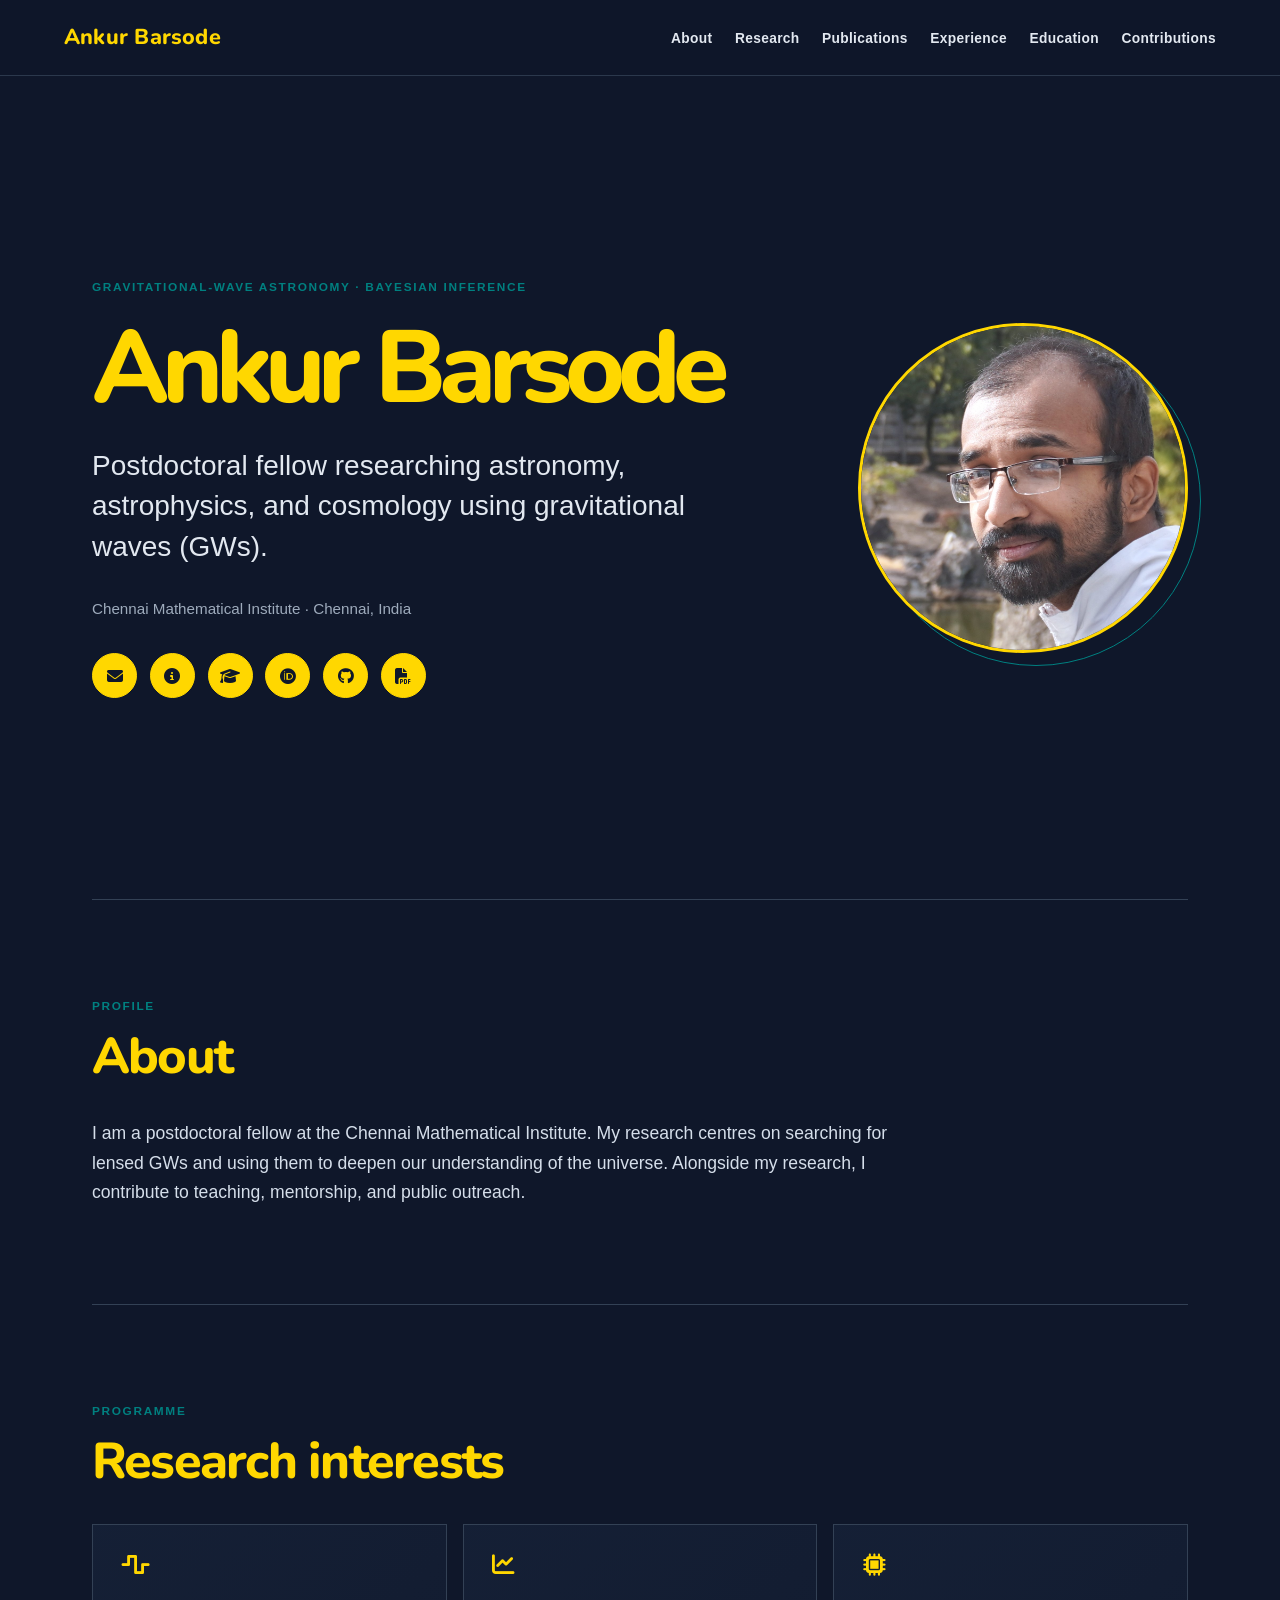
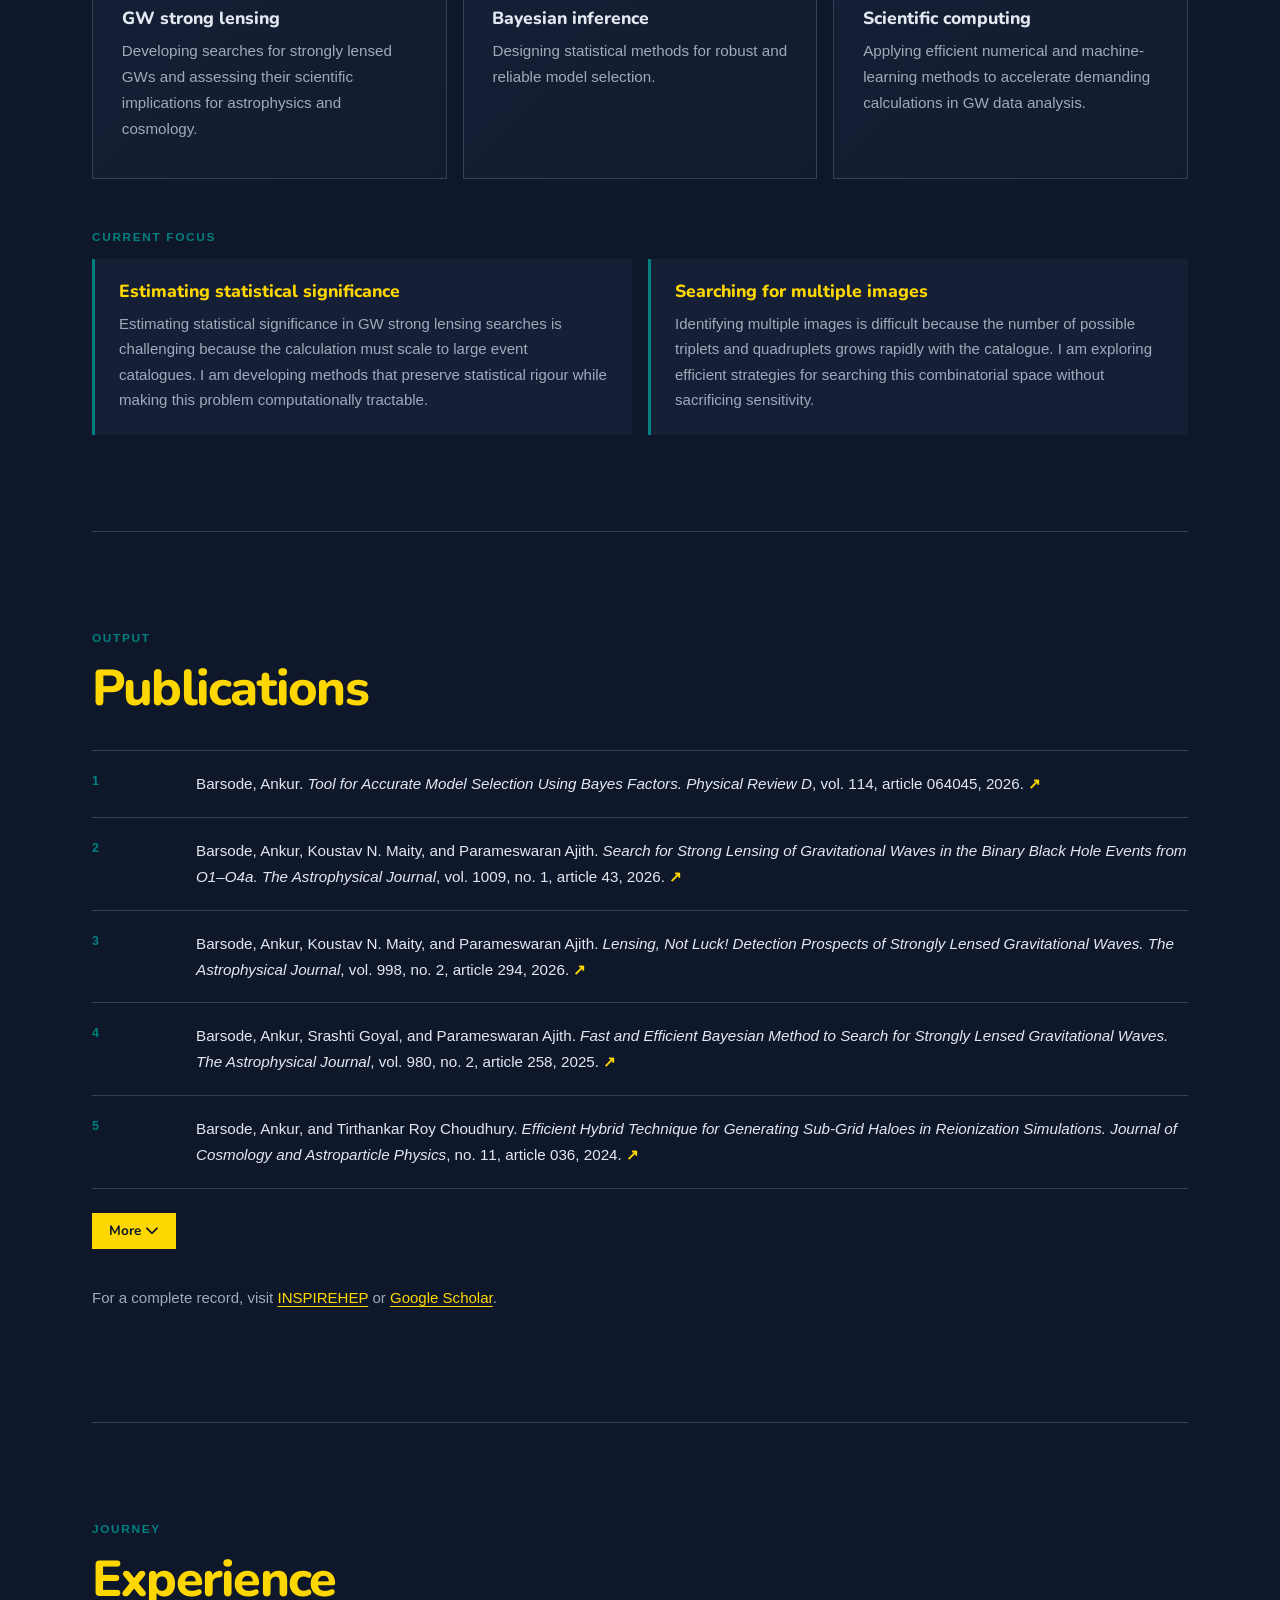
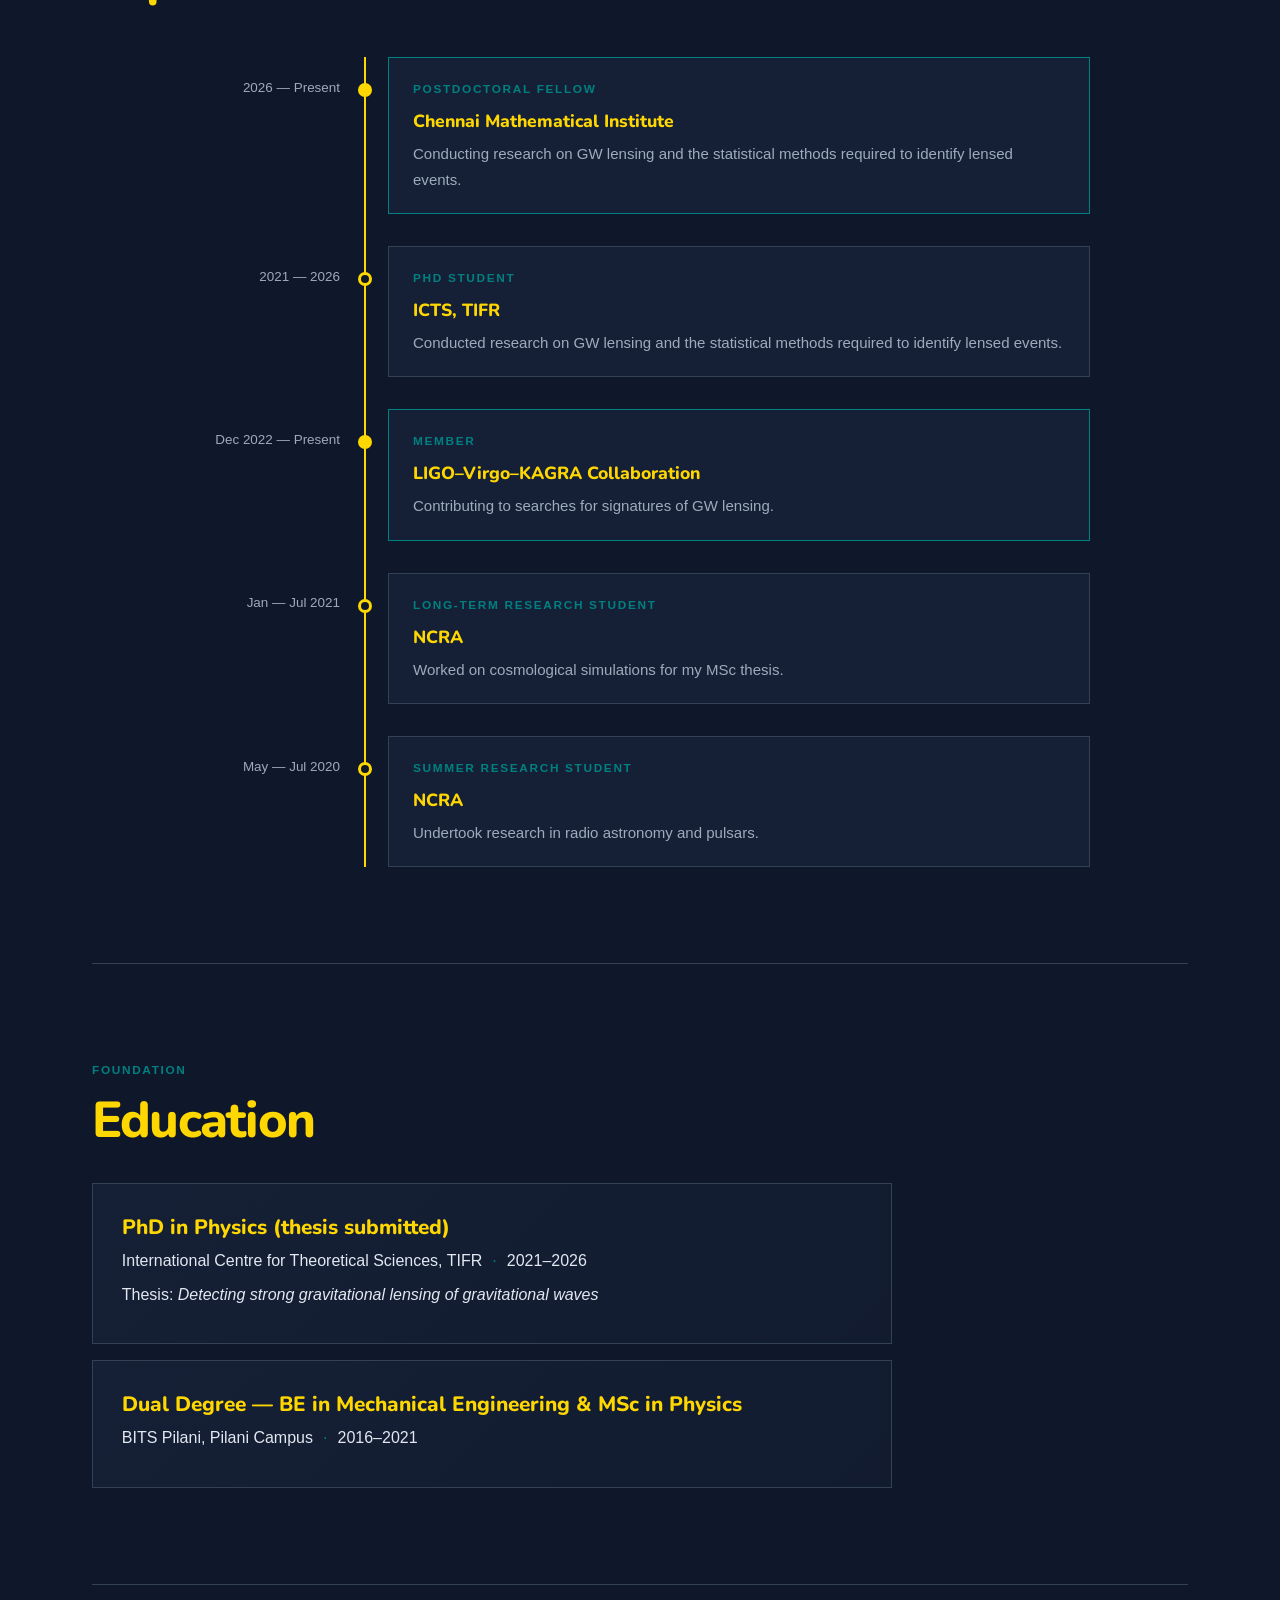
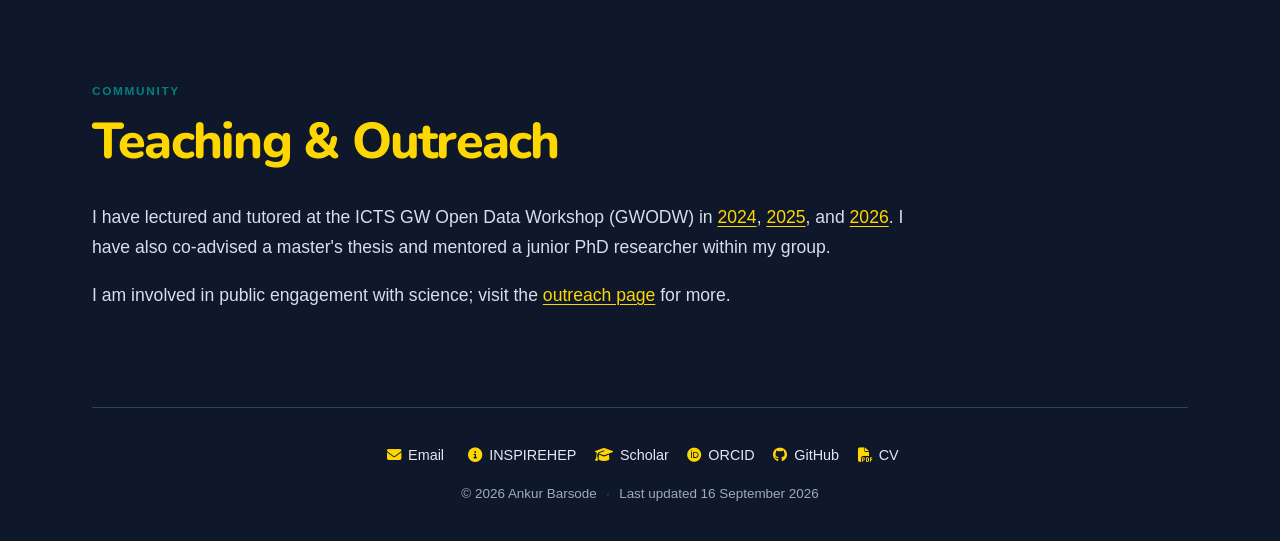
<file: index.html>
<!DOCTYPE html>
<html lang="en">
<head>
    <meta charset="UTF-8">
    <meta name="viewport" content="width=device-width, initial-scale=1.0">
    <meta name="description" content="Ankur Barsode — researcher in GW astronomy, lensing, and Bayesian inference.">
    <title>Ankur Barsode | GW Astronomer</title>
    <link rel="preconnect" href="https://cdnjs.cloudflare.com">
    <link rel="preconnect" href="https://fonts.googleapis.com">
    <link rel="preconnect" href="https://fonts.gstatic.com" crossorigin>
    <link href="https://fonts.googleapis.com/css2?family=Nunito:wght@700;800&amp;display=swap" rel="stylesheet">
    <link rel="stylesheet" href="style.css">
    <link rel="stylesheet" href="https://cdnjs.cloudflare.com/ajax/libs/font-awesome/6.4.0/css/all.min.css">
</head>
<body>
    <a class="skip-link" href="#main-content">Skip to content</a>
    <button id="top-btn" onclick="topFunction()" title="Back to top" aria-label="Back to top"><i class="fas fa-arrow-up"></i></button>

    <header>
        <a href="#home" class="wordmark">Ankur Barsode</a>
        <button class="menu-toggle" type="button" onclick="toggleMenu()" aria-label="Toggle navigation" aria-expanded="false" aria-controls="nav-links">
            <span></span><span></span><span></span>
        </button>
        <nav aria-label="Primary navigation">
            <ul id="nav-links">
                <li><a href="#about" onclick="closeMenu()">About</a></li>
                <li><a href="#research" onclick="closeMenu()">Research</a></li>
                <li><a href="#publications" onclick="closeMenu()">Publications</a></li>
                <li><a href="#experience" onclick="closeMenu()">Experience</a></li>
                <li><a href="#education" onclick="closeMenu()">Education</a></li>
                <li><a href="#contributions" onclick="closeMenu()">Contributions</a></li>
            </ul>
        </nav>
    </header>

    <main id="main-content">
        <section id="home" class="intro" aria-labelledby="intro-title">
            <div class="intro-copy">
                <p class="eyebrow">Gravitational-wave astronomy · Bayesian inference</p>
                <h1 id="intro-title">Ankur Barsode</h1>
                <p class="intro-lede">Postdoctoral fellow researching astronomy, astrophysics, and cosmology using gravitational waves (GWs).</p>
                <p class="intro-affiliation">Chennai Mathematical Institute · Chennai, India</p>
                <div class="social-links" aria-label="Professional links">
                    <span id="email-icon"><a href="#" title="Email" aria-label="Email"><i class="fas fa-envelope"></i></a></span>
                    <a href="https://inspirehep.net/authors/3081663" title="INSPIREHEP" aria-label="INSPIREHEP" target="_blank" rel="noopener noreferrer"><i class="fas fa-circle-info"></i></a>
                    <a href="https://scholar.google.com/citations?user=HiMMiqgAAAAJ&amp;hl=en" title="Google Scholar" aria-label="Google Scholar" target="_blank" rel="noopener noreferrer"><i class="fas fa-graduation-cap"></i></a>
                    <a href="https://orcid.org/0009-0002-3054-7237" title="ORCID" aria-label="ORCID" target="_blank" rel="noopener noreferrer"><i class="fab fa-orcid"></i></a>
                    <a href="https://github.com/anbarsode" title="GitHub" aria-label="GitHub" target="_blank" rel="noopener noreferrer"><i class="fab fa-github"></i></a>
                    <a href="cv.pdf" title="Curriculum vitae" aria-label="Curriculum vitae" target="_blank" rel="noopener noreferrer"><i class="fas fa-file-pdf"></i></a>
                </div>
            </div>
            <div class="intro-portrait"><img src="Ankur_Barsode.jpg" alt="Ankur Barsode" class="profile-pic"></div>
        </section>

        <section id="about" aria-labelledby="about-title">
            <p class="section-kicker">Profile</p><h2 id="about-title">About</h2>
            <div class="prose wide"><p>I am a postdoctoral fellow at the Chennai Mathematical Institute. My research centres on searching for lensed GWs and using them to deepen our understanding of the universe. Alongside my research, I contribute to teaching, mentorship, and public outreach.</p></div>
        </section>

        <section id="research" aria-labelledby="research-title">
            <p class="section-kicker">Programme</p><h2 id="research-title">Research interests</h2>
            <div class="research-grid">
                <article><i class="fas fa-wave-square" aria-hidden="true"></i><h3>GW strong lensing</h3><p>Developing searches for strongly lensed GWs and assessing their scientific implications for astrophysics and cosmology.</p></article>
                <article><i class="fas fa-chart-line" aria-hidden="true"></i><h3>Bayesian inference</h3><p>Designing statistical methods for robust and reliable model selection.</p></article>
                <article><i class="fas fa-microchip" aria-hidden="true"></i><h3>Scientific computing</h3><p>Applying efficient numerical and machine-learning methods to accelerate demanding calculations in GW data analysis.</p></article>
            </div>
            <div class="current-focus">
                <p class="section-kicker">Current focus</p>
                <div class="focus-grid">
                    <article><h3>Estimating statistical significance</h3><p>Estimating statistical significance in GW strong lensing searches is challenging because the calculation must scale to large event catalogues. I am developing methods that preserve statistical rigour while making this problem computationally tractable.</p></article>
                    <article><h3>Searching for multiple images</h3><p>Identifying multiple images is difficult because the number of possible triplets and quadruplets grows rapidly with the catalogue. I am exploring efficient strategies for searching this combinatorial space without sacrificing sensitivity.</p></article>
                </div>
            </div>
        </section>

        <section id="publications" aria-labelledby="publications-title">
            <p class="section-kicker">Output</p><h2 id="publications-title">Publications</h2>
            <ol class="publication-list" id="publication-list">
                <li><span>1</span><p>Barsode, Ankur. <em>Tool for Accurate Model Selection Using Bayes Factors.</em> <em>Physical Review D</em>, vol. 114, article 064045, 2026. <a href="https://doi.org/10.1103/wv11-h53b" target="_blank" rel="noopener noreferrer" aria-label="Open publication">↗</a></p></li>
                <li><span>2</span><p>Barsode, Ankur, Koustav N. Maity, and Parameswaran Ajith. <em>Search for Strong Lensing of Gravitational Waves in the Binary Black Hole Events from O1–O4a.</em> <em>The Astrophysical Journal</em>, vol. 1009, no. 1, article 43, 2026. <a href="https://doi.org/10.3847/1538-4357/ae9d69" target="_blank" rel="noopener noreferrer" aria-label="Open publication">↗</a></p></li>
                <li><span>3</span><p>Barsode, Ankur, Koustav N. Maity, and Parameswaran Ajith. <em>Lensing, Not Luck! Detection Prospects of Strongly Lensed Gravitational Waves.</em> <em>The Astrophysical Journal</em>, vol. 998, no. 2, article 294, 2026. <a href="https://doi.org/10.3847/1538-4357/ae38c1" target="_blank" rel="noopener noreferrer" aria-label="Open publication">↗</a></p></li>
                <li><span>4</span><p>Barsode, Ankur, Srashti Goyal, and Parameswaran Ajith. <em>Fast and Efficient Bayesian Method to Search for Strongly Lensed Gravitational Waves.</em> <em>The Astrophysical Journal</em>, vol. 980, no. 2, article 258, 2025. <a href="https://doi.org/10.3847/1538-4357/adae10" target="_blank" rel="noopener noreferrer" aria-label="Open publication">↗</a></p></li>
                <li><span>5</span><p>Barsode, Ankur, and Tirthankar Roy Choudhury. <em>Efficient Hybrid Technique for Generating Sub-Grid Haloes in Reionization Simulations.</em> <em>Journal of Cosmology and Astroparticle Physics</em>, no. 11, article 036, 2024. <a href="https://doi.org/10.1088/1475-7516/2024/11/036" target="_blank" rel="noopener noreferrer" aria-label="Open publication">↗</a></p></li>
                <li class="is-hidden"><span>6</span><p>Barsode, Ankur, S. J. Kapadia, and Parameswaran Ajith. <em>Constraints on Compact Dark Matter from the Nonobservation of Gravitational-Wave Strong Lensing.</em> <em>The Astrophysical Journal</em>, vol. 975, no. 1, article 48, 2024. <a href="https://doi.org/10.3847/1538-4357/ad77c4" target="_blank" rel="noopener noreferrer" aria-label="Open publication">↗</a></p></li>
                <li class="is-hidden"><span>7</span><p>Barsode, Ankur, and Aneesh A. M. <em>Bypassing Traditional Molecular Dynamics with Artificial Neural Networks.</em> <em>AIP Conference Proceedings</em>, 2023. <a href="https://doi.org/10.1063/5.0127801" target="_blank" rel="noopener noreferrer" aria-label="Open publication">↗</a></p></li>
                <li class="is-hidden"><span>8</span><p>Maity, Koustav N., Souvik Jana, Ankur Barsode, Tejaswi Venumadhav, and Parameswaran Ajith. <em>Probing Dark Matter with Strongly Lensed Binary Black Hole Mergers: Prospects in the Near Future.</em> <em>arXiv</em>, arXiv:2609.05020, 2026. <a href="https://arxiv.org/abs/2609.05020" target="_blank" rel="noopener noreferrer" aria-label="Open publication">↗</a></p></li>
                <li class="is-hidden"><span>9</span><p>Maity, Koustav N., Souvik Jana, Tejaswi Venumadhav, Ankur Barsode, and Parameswaran Ajith. <em>Strong Lensing Cosmography Using Binary-Black-Hole Mergers: Prospects for the Near Future.</em> <em>Physical Review D</em>, vol. 113, no. 10, article 103522, 2026. <a href="https://doi.org/10.1103/xq61-pqm6" target="_blank" rel="noopener noreferrer" aria-label="Open publication">↗</a></p></li>
                <li class="is-hidden"><span>10</span><p>Wright, Mick, et al. <em>LensingFlow: An Automated Workflow for Gravitational Wave Lensing Analyses.</em> <em>RAS Techniques and Instruments</em>, vol. 5, article rzag003, 2026. <a href="https://doi.org/10.1093/rasti/rzag003" target="_blank" rel="noopener noreferrer" aria-label="Open publication">↗</a></p></li>
                <li class="is-hidden"><span>11</span><p>The LIGO Scientific Collaboration, the Virgo Collaboration, and the KAGRA Collaboration. <em>GWTC-4.0: Searches for Gravitational-Wave Lensing Signatures.</em> <em>arXiv</em>, arXiv:2512.16347, 2025. <a href="https://arxiv.org/abs/2512.16347" target="_blank" rel="noopener noreferrer" aria-label="Open publication">↗</a></p></li>
            </ol>
            <button class="more-publications" id="more-publications" type="button" aria-expanded="false" aria-controls="publication-list">More <i class="fas fa-chevron-down" aria-hidden="true"></i></button>
            <p class="section-note">For a complete record, visit <a href="https://inspirehep.net/authors/3081663" target="_blank" rel="noopener noreferrer">INSPIREHEP</a> or <a href="https://scholar.google.com/citations?user=HiMMiqgAAAAJ&amp;hl=en" target="_blank" rel="noopener noreferrer">Google Scholar</a>.</p>
        </section>

        <section id="experience" aria-labelledby="experience-title">
            <p class="section-kicker">Journey</p><h2 id="experience-title">Experience</h2>
            <div class="experience-timeline">
                <article class="timeline-entry current"><div class="timeline-date">2026 — Present</div><div class="timeline-card"><p class="role">Postdoctoral Fellow</p><h3>Chennai Mathematical Institute</h3><p>Conducting research on GW lensing and the statistical methods required to identify lensed events.</p></div></article>
                <article class="timeline-entry"><div class="timeline-date">2021 — 2026</div><div class="timeline-card"><p class="role">PhD Student</p><h3>ICTS, TIFR</h3><p>Conducted research on GW lensing and the statistical methods required to identify lensed events.</p></div></article>
                <article class="timeline-entry current"><div class="timeline-date">Dec 2022 — Present</div><div class="timeline-card"><p class="role">Member</p><h3>LIGO–Virgo–KAGRA Collaboration</h3><p>Contributing to searches for signatures of GW lensing.</p></div></article>
                <article class="timeline-entry"><div class="timeline-date">Jan — Jul 2021</div><div class="timeline-card"><p class="role">Long-term research student</p><h3>NCRA</h3><p>Worked on cosmological simulations for my MSc thesis.</p></div></article>
                <article class="timeline-entry"><div class="timeline-date">May — Jul 2020</div><div class="timeline-card"><p class="role">Summer research student</p><h3>NCRA</h3><p>Undertook research in radio astronomy and pulsars.</p></div></article>
            </div>
        </section>

        <section id="education" aria-labelledby="education-title"><p class="section-kicker">Foundation</p><h2 id="education-title">Education</h2><div class="education-card"><p class="degree">PhD in Physics (thesis submitted)</p><p>International Centre for Theoretical Sciences, TIFR <span>·</span> 2021–2026</p><p>Thesis: <em>Detecting strong gravitational lensing of gravitational waves</em></p></div><div class="education-card"><p class="degree">Dual Degree — BE in Mechanical Engineering &amp; MSc in Physics</p><p>BITS Pilani, Pilani Campus <span>·</span> 2016–2021</p></div></section>

        <section id="contributions" aria-labelledby="contributions-title"><p class="section-kicker">Community</p><h2 id="contributions-title">Teaching &amp; Outreach</h2><div class="prose wide"><p>I have lectured and tutored at the ICTS GW Open Data Workshop (GWODW) in <a href="https://www.icts.res.in/discussion-meeting/gwodw2024" target="_blank" rel="noopener noreferrer">2024</a>, <a href="https://www.icts.res.in/discussion-meeting/gwodw25" target="_blank" rel="noopener noreferrer">2025</a>, and <a href="https://www.icts.res.in/discussion-meeting/GWODW2026" target="_blank" rel="noopener noreferrer">2026</a>. I have also co-advised a master's thesis and mentored a junior PhD researcher within my group.</p><p>I am involved in public engagement with science; visit the <a href="outreach.html">outreach page</a> for more.</p></div></section>
    </main>
    <footer>
        <div class="footer-links" aria-label="Professional links">
            <span id="footer-email"><a href="#"><i class="fas fa-envelope" aria-hidden="true"></i> Email</a></span>
            <a href="https://inspirehep.net/authors/3081663" target="_blank" rel="noopener noreferrer"><i class="fas fa-circle-info" aria-hidden="true"></i> INSPIREHEP</a>
            <a href="https://scholar.google.com/citations?user=HiMMiqgAAAAJ&amp;hl=en" target="_blank" rel="noopener noreferrer"><i class="fas fa-graduation-cap" aria-hidden="true"></i> Scholar</a>
            <a href="https://orcid.org/0009-0002-3054-7237" target="_blank" rel="noopener noreferrer"><i class="fab fa-orcid" aria-hidden="true"></i> ORCID</a>
            <a href="https://github.com/anbarsode" target="_blank" rel="noopener noreferrer"><i class="fab fa-github" aria-hidden="true"></i> GitHub</a>
            <a href="cv.pdf" target="_blank" rel="noopener noreferrer"><i class="fas fa-file-pdf" aria-hidden="true"></i> CV</a>
        </div>
        <p>© 2026 Ankur Barsode <span>·</span> Last updated 16 September 2026</p>
    </footer>
    <script>
        const user = "abarsode", domain = "cmi.ac.in";
        document.getElementById("email-icon").innerHTML = `<a href="mailto:${user}@${domain}" title="Email" aria-label="Email"><i class="fas fa-envelope"></i></a>`;
        document.getElementById("footer-email").innerHTML = `<a href="mailto:${user}@${domain}"><i class="fas fa-envelope" aria-hidden="true"></i> Email</a>`;
        function toggleMenu() { const nav = document.getElementById("nav-links"), button = document.querySelector(".menu-toggle"); nav.classList.toggle("active"); button.setAttribute("aria-expanded", nav.classList.contains("active")); }
        function closeMenu() { const nav = document.getElementById("nav-links"), button = document.querySelector(".menu-toggle"); nav.classList.remove("active"); button.setAttribute("aria-expanded", "false"); }
        const mybutton = document.getElementById("top-btn");
        window.addEventListener("scroll", () => { mybutton.classList.toggle("visible", window.scrollY > 500); });
        function topFunction() { window.scrollTo({ top: 0, behavior: "smooth" }); }
        const publicationList = document.getElementById("publication-list"), morePublications = document.getElementById("more-publications");
        morePublications.addEventListener("click", () => { const expanded = publicationList.classList.toggle("expanded"); morePublications.setAttribute("aria-expanded", expanded); morePublications.innerHTML = expanded ? 'Less <i class="fas fa-chevron-up" aria-hidden="true"></i>' : 'More <i class="fas fa-chevron-down" aria-hidden="true"></i>'; });
    </script>
</body>
</html>
</file>
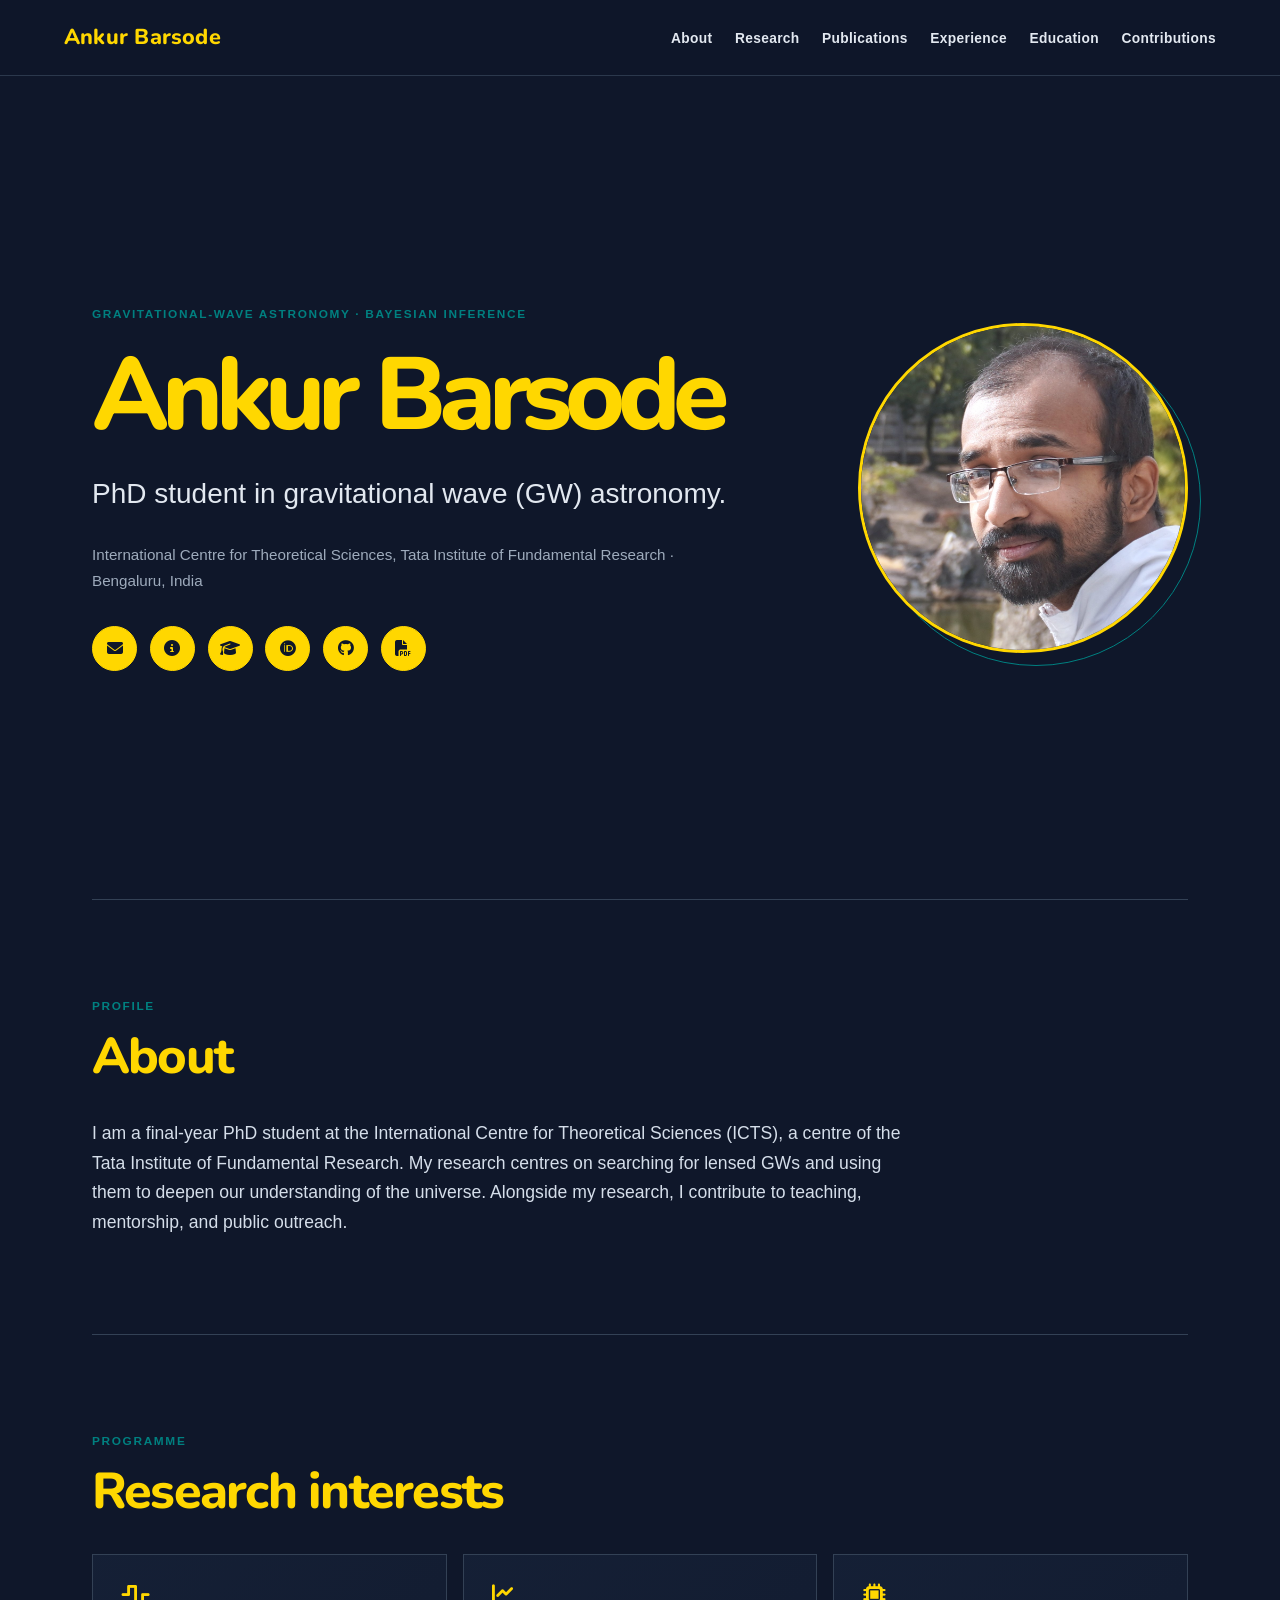
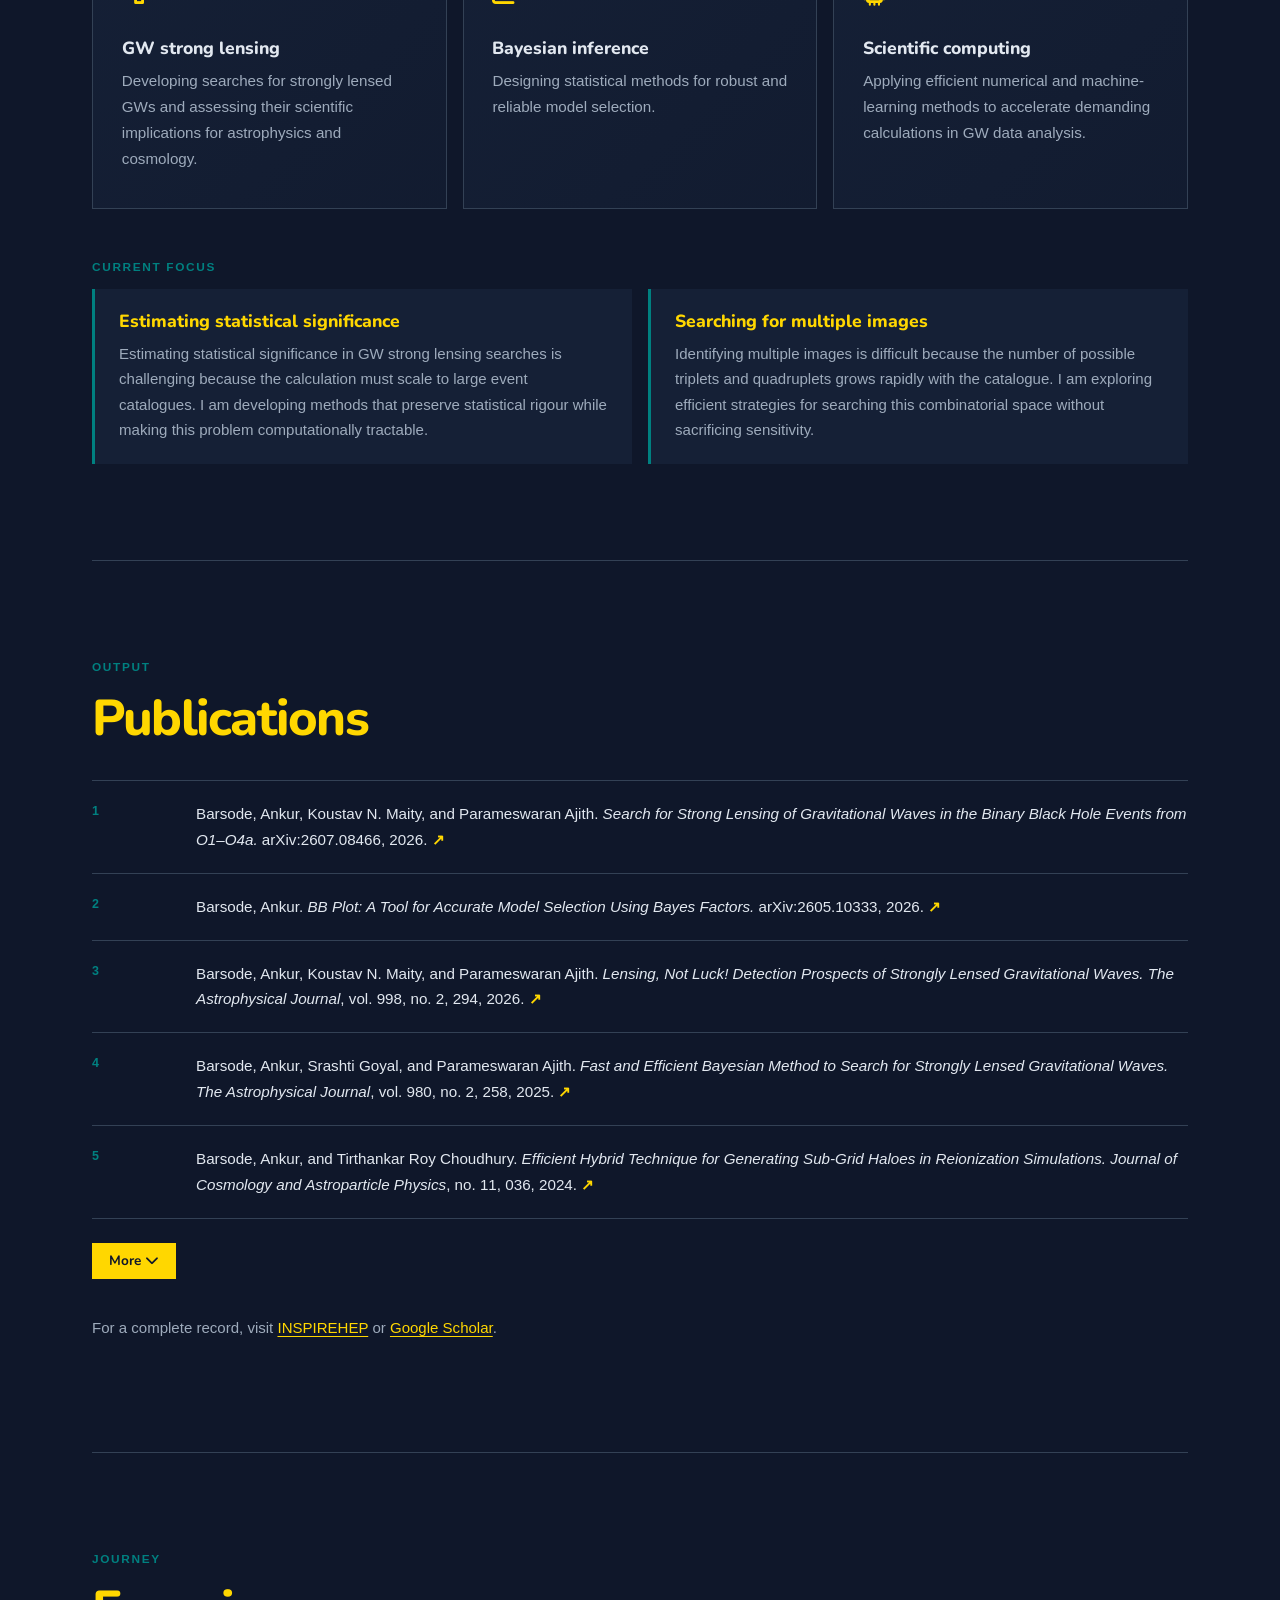
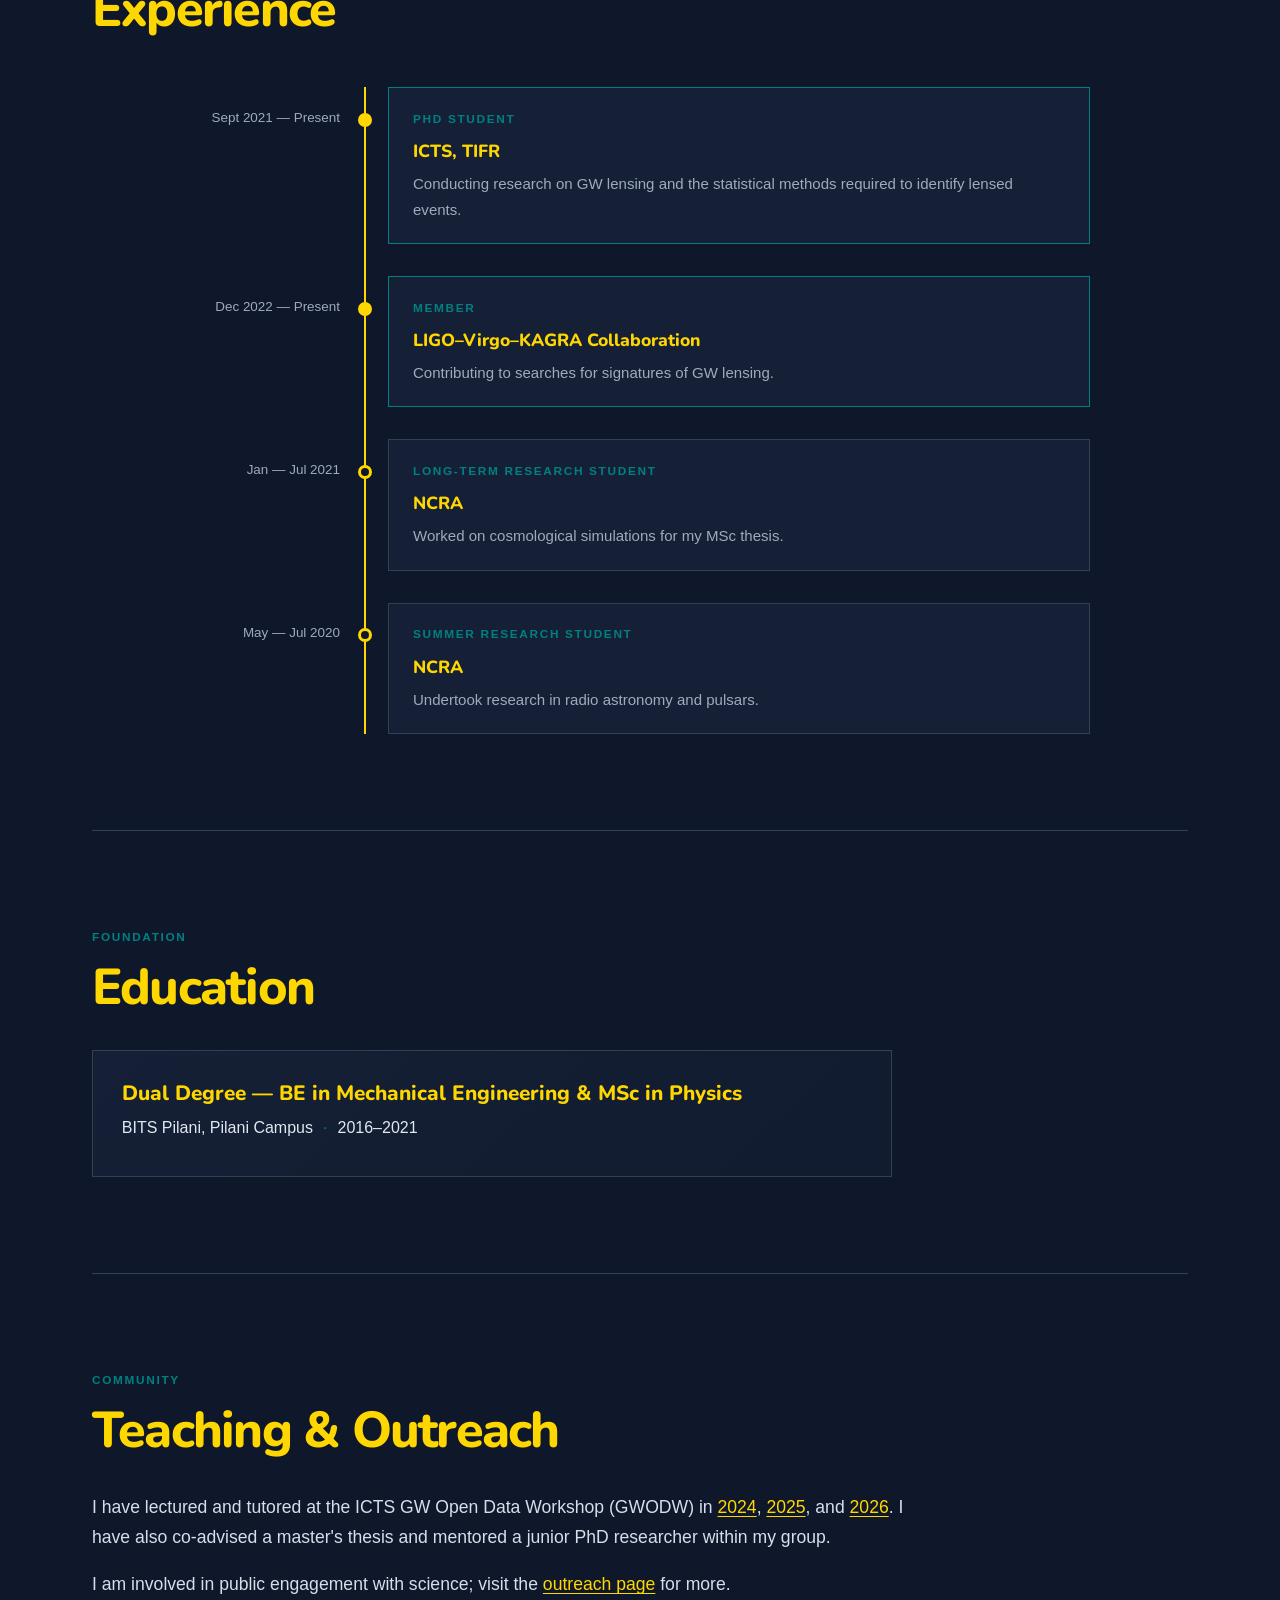
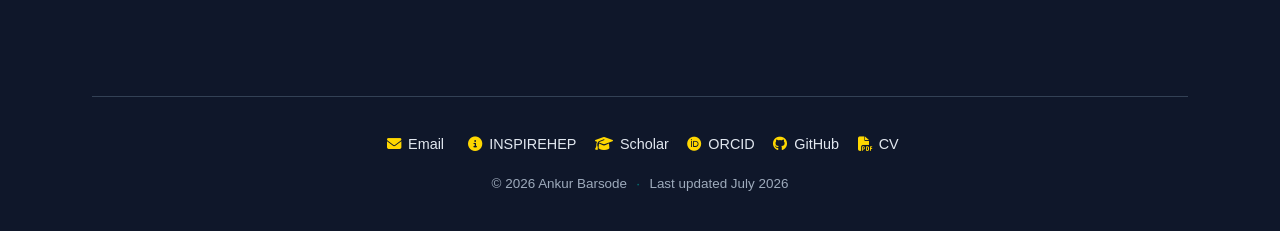
<file: AnkurBarsode.html>
<!DOCTYPE html>
<html lang="en">
<head>
    <meta charset="UTF-8">
    <meta name="viewport" content="width=device-width, initial-scale=1.0">
    <meta name="description" content="Ankur Barsode — researcher in gravitational-wave astronomy, lensing, and Bayesian inference.">
    <title>Ankur Barsode | Gravitational-Wave Astronomer</title>
    <link rel="preconnect" href="https://cdnjs.cloudflare.com">
    <link rel="preconnect" href="https://fonts.googleapis.com">
    <link rel="preconnect" href="https://fonts.gstatic.com" crossorigin>
    <link href="https://fonts.googleapis.com/css2?family=Nunito:wght@700;800&amp;display=swap" rel="stylesheet">
    <link rel="stylesheet" href="style.css">
    <link rel="stylesheet" href="https://cdnjs.cloudflare.com/ajax/libs/font-awesome/6.4.0/css/all.min.css">
</head>
<body>
    <a class="skip-link" href="#main-content">Skip to content</a>
    <button id="top-btn" onclick="topFunction()" title="Back to top" aria-label="Back to top"><i class="fas fa-arrow-up"></i></button>

    <header>
        <a href="#home" class="wordmark">Ankur Barsode</a>
        <button class="menu-toggle" type="button" onclick="toggleMenu()" aria-label="Toggle navigation" aria-expanded="false" aria-controls="nav-links">
            <span></span><span></span><span></span>
        </button>
        <nav aria-label="Primary navigation">
            <ul id="nav-links">
                <li><a href="#about" onclick="closeMenu()">About</a></li>
                <li><a href="#research" onclick="closeMenu()">Research</a></li>
                <li><a href="#publications" onclick="closeMenu()">Publications</a></li>
                <li><a href="#experience" onclick="closeMenu()">Experience</a></li>
                <li><a href="#education" onclick="closeMenu()">Education</a></li>
                <li><a href="#contributions" onclick="closeMenu()">Contributions</a></li>
            </ul>
        </nav>
    </header>

    <main id="main-content">
        <section id="home" class="intro" aria-labelledby="intro-title">
            <div class="intro-copy">
                <p class="eyebrow">Gravitational-wave astronomy · Bayesian inference</p>
                <h1 id="intro-title">Ankur Barsode</h1>
                <p class="intro-lede">PhD student in gravitational wave (GW) astronomy.</p>
                <p class="intro-affiliation">International Centre for Theoretical Sciences, Tata Institute of Fundamental Research · Bengaluru, India</p>
                <div class="social-links" aria-label="Professional links">
                    <span id="email-icon"><a href="#" title="Email" aria-label="Email"><i class="fas fa-envelope"></i></a></span>
                    <a href="https://inspirehep.net/authors/3081663" title="INSPIREHEP" aria-label="INSPIREHEP" target="_blank" rel="noopener noreferrer"><i class="fas fa-circle-info"></i></a>
                    <a href="https://scholar.google.com/citations?user=HiMMiqgAAAAJ&amp;hl=en" title="Google Scholar" aria-label="Google Scholar" target="_blank" rel="noopener noreferrer"><i class="fas fa-graduation-cap"></i></a>
                    <a href="https://orcid.org/0009-0002-3054-7237" title="ORCID" aria-label="ORCID" target="_blank" rel="noopener noreferrer"><i class="fab fa-orcid"></i></a>
                    <a href="https://github.com/anbarsode" title="GitHub" aria-label="GitHub" target="_blank" rel="noopener noreferrer"><i class="fab fa-github"></i></a>
                    <a href="cv.pdf" title="Curriculum vitae" aria-label="Curriculum vitae" target="_blank" rel="noopener noreferrer"><i class="fas fa-file-pdf"></i></a>
                </div>
            </div>
            <div class="intro-portrait"><img src="Ankur_Barsode.jpg" alt="Ankur Barsode" class="profile-pic"></div>
        </section>

        <section id="about" aria-labelledby="about-title">
            <p class="section-kicker">Profile</p><h2 id="about-title">About</h2>
            <div class="prose wide"><p>I am a final-year PhD student at the International Centre for Theoretical Sciences (ICTS), a centre of the Tata Institute of Fundamental Research. My research centres on searching for lensed GWs and using them to deepen our understanding of the universe. Alongside my research, I contribute to teaching, mentorship, and public outreach.</p></div>
        </section>

        <section id="research" aria-labelledby="research-title">
            <p class="section-kicker">Programme</p><h2 id="research-title">Research interests</h2>
            <div class="research-grid">
                <article><i class="fas fa-wave-square" aria-hidden="true"></i><h3>GW strong lensing</h3><p>Developing searches for strongly lensed GWs and assessing their scientific implications for astrophysics and cosmology.</p></article>
                <article><i class="fas fa-chart-line" aria-hidden="true"></i><h3>Bayesian inference</h3><p>Designing statistical methods for robust and reliable model selection.</p></article>
                <article><i class="fas fa-microchip" aria-hidden="true"></i><h3>Scientific computing</h3><p>Applying efficient numerical and machine-learning methods to accelerate demanding calculations in GW data analysis.</p></article>
            </div>
            <div class="current-focus">
                <p class="section-kicker">Current focus</p>
                <div class="focus-grid">
                    <article><h3>Estimating statistical significance</h3><p>Estimating statistical significance in GW strong lensing searches is challenging because the calculation must scale to large event catalogues. I am developing methods that preserve statistical rigour while making this problem computationally tractable.</p></article>
                    <article><h3>Searching for multiple images</h3><p>Identifying multiple images is difficult because the number of possible triplets and quadruplets grows rapidly with the catalogue. I am exploring efficient strategies for searching this combinatorial space without sacrificing sensitivity.</p></article>
                </div>
            </div>
        </section>

        <section id="publications" aria-labelledby="publications-title">
            <p class="section-kicker">Output</p><h2 id="publications-title">Publications</h2>
            <ol class="publication-list" id="publication-list">
                <li><span>1</span><p>Barsode, Ankur, Koustav N. Maity, and Parameswaran Ajith. <em>Search for Strong Lensing of Gravitational Waves in the Binary Black Hole Events from O1–O4a.</em> arXiv:2607.08466, 2026. <a href="https://arxiv.org/abs/2607.08466" target="_blank" rel="noopener noreferrer" aria-label="Open publication">↗</a></p></li>
                <li><span>2</span><p>Barsode, Ankur. <em>BB Plot: A Tool for Accurate Model Selection Using Bayes Factors.</em> arXiv:2605.10333, 2026. <a href="https://arxiv.org/abs/2605.10333" target="_blank" rel="noopener noreferrer" aria-label="Open publication">↗</a></p></li>
                <li><span>3</span><p>Barsode, Ankur, Koustav N. Maity, and Parameswaran Ajith. <em>Lensing, Not Luck! Detection Prospects of Strongly Lensed Gravitational Waves.</em> <em>The Astrophysical Journal</em>, vol. 998, no. 2, 294, 2026. <a href="https://doi.org/10.3847/1538-4357/ae38c1" target="_blank" rel="noopener noreferrer" aria-label="Open publication">↗</a></p></li>
                <li><span>4</span><p>Barsode, Ankur, Srashti Goyal, and Parameswaran Ajith. <em>Fast and Efficient Bayesian Method to Search for Strongly Lensed Gravitational Waves.</em> <em>The Astrophysical Journal</em>, vol. 980, no. 2, 258, 2025. <a href="https://doi.org/10.3847/1538-4357/adae10" target="_blank" rel="noopener noreferrer" aria-label="Open publication">↗</a></p></li>
                <li><span>5</span><p>Barsode, Ankur, and Tirthankar Roy Choudhury. <em>Efficient Hybrid Technique for Generating Sub-Grid Haloes in Reionization Simulations.</em> <em>Journal of Cosmology and Astroparticle Physics</em>, no. 11, 036, 2024. <a href="https://doi.org/10.1088/1475-7516/2024/11/036" target="_blank" rel="noopener noreferrer" aria-label="Open publication">↗</a></p></li>
                <li class="is-hidden"><span>6</span><p>Barsode, Ankur, S. J. Kapadia, and Parameswaran Ajith. <em>Constraints on Compact Dark Matter from the Nonobservation of Gravitational-Wave Strong Lensing.</em> <em>The Astrophysical Journal</em>, vol. 975, no. 1, 48, 2024. <a href="https://doi.org/10.3847/1538-4357/ad77c4" target="_blank" rel="noopener noreferrer" aria-label="Open publication">↗</a></p></li>
                <li class="is-hidden"><span>7</span><p>Barsode, Ankur, and Aneesh A. M. <em>Bypassing Traditional Molecular Dynamics with Artificial Neural Networks.</em> <em>AIP Conference Proceedings</em>, 2023. <a href="https://doi.org/10.1063/5.0127801" target="_blank" rel="noopener noreferrer" aria-label="Open publication">↗</a></p></li>
                <li class="is-hidden"><span>8</span><p>Maity, Koustav N., et al. <em>Strong Lensing Cosmography Using Binary-Black-Hole Mergers: Prospects for the Near Future.</em> <em>Physical Review D</em>, vol. 113, 103522, 2026. <a href="https://doi.org/10.1103/xq61-pqm6" target="_blank" rel="noopener noreferrer" aria-label="Open publication">↗</a></p></li>
                <li class="is-hidden"><span>9</span><p>Wright, Mick, et al. <em>LensingFlow: An Automated Workflow for Gravitational Wave Lensing Analyses.</em> <em>RAS Techniques and Instruments</em>, 2026. <a href="https://arxiv.org/abs/2507.20256" target="_blank" rel="noopener noreferrer" aria-label="Open publication">↗</a></p></li>
                <li class="is-hidden"><span>10</span><p>LIGO Scientific, Virgo, and KAGRA Collaborations. <em>GWTC-4.0: Searches for Gravitational-Wave Lensing Signatures.</em> arXiv:2512.16347, 2025. <a href="https://arxiv.org/abs/2512.16347" target="_blank" rel="noopener noreferrer" aria-label="Open publication">↗</a></p></li>
            </ol>
            <button class="more-publications" id="more-publications" type="button" aria-expanded="false" aria-controls="publication-list">More <i class="fas fa-chevron-down" aria-hidden="true"></i></button>
            <p class="section-note">For a complete record, visit <a href="https://inspirehep.net/authors/3081663" target="_blank" rel="noopener noreferrer">INSPIREHEP</a> or <a href="https://scholar.google.com/citations?user=HiMMiqgAAAAJ&amp;hl=en" target="_blank" rel="noopener noreferrer">Google Scholar</a>.</p>
        </section>

        <section id="experience" aria-labelledby="experience-title">
            <p class="section-kicker">Journey</p><h2 id="experience-title">Experience</h2>
            <div class="experience-timeline">
                <article class="timeline-entry current"><div class="timeline-date">Sept 2021 — Present</div><div class="timeline-card"><p class="role">PhD Student</p><h3>ICTS, TIFR</h3><p>Conducting research on GW lensing and the statistical methods required to identify lensed events.</p></div></article>
                <article class="timeline-entry current"><div class="timeline-date">Dec 2022 — Present</div><div class="timeline-card"><p class="role">Member</p><h3>LIGO–Virgo–KAGRA Collaboration</h3><p>Contributing to searches for signatures of GW lensing.</p></div></article>
                <article class="timeline-entry"><div class="timeline-date">Jan — Jul 2021</div><div class="timeline-card"><p class="role">Long-term research student</p><h3>NCRA</h3><p>Worked on cosmological simulations for my MSc thesis.</p></div></article>
                <article class="timeline-entry"><div class="timeline-date">May — Jul 2020</div><div class="timeline-card"><p class="role">Summer research student</p><h3>NCRA</h3><p>Undertook research in radio astronomy and pulsars.</p></div></article>
            </div>
        </section>

        <section id="education" aria-labelledby="education-title"><p class="section-kicker">Foundation</p><h2 id="education-title">Education</h2><div class="education-card"><p class="degree">Dual Degree — BE in Mechanical Engineering &amp; MSc in Physics</p><p>BITS Pilani, Pilani Campus <span>·</span> 2016–2021</p></div></section>

        <section id="contributions" aria-labelledby="contributions-title"><p class="section-kicker">Community</p><h2 id="contributions-title">Teaching &amp; Outreach</h2><div class="prose wide"><p>I have lectured and tutored at the ICTS GW Open Data Workshop (GWODW) in <a href="https://www.icts.res.in/discussion-meeting/gwodw2024" target="_blank" rel="noopener noreferrer">2024</a>, <a href="https://www.icts.res.in/discussion-meeting/gwodw25" target="_blank" rel="noopener noreferrer">2025</a>, and <a href="https://www.icts.res.in/discussion-meeting/GWODW2026" target="_blank" rel="noopener noreferrer">2026</a>. I have also co-advised a master's thesis and mentored a junior PhD researcher within my group.</p><p>I am involved in public engagement with science; visit the <a href="outreach.html">outreach page</a> for more.</p></div></section>
    </main>
    <footer>
        <div class="footer-links" aria-label="Professional links">
            <span id="footer-email"><a href="#"><i class="fas fa-envelope" aria-hidden="true"></i> Email</a></span>
            <a href="https://inspirehep.net/authors/3081663" target="_blank" rel="noopener noreferrer"><i class="fas fa-circle-info" aria-hidden="true"></i> INSPIREHEP</a>
            <a href="https://scholar.google.com/citations?user=HiMMiqgAAAAJ&amp;hl=en" target="_blank" rel="noopener noreferrer"><i class="fas fa-graduation-cap" aria-hidden="true"></i> Scholar</a>
            <a href="https://orcid.org/0009-0002-3054-7237" target="_blank" rel="noopener noreferrer"><i class="fab fa-orcid" aria-hidden="true"></i> ORCID</a>
            <a href="https://github.com/anbarsode" target="_blank" rel="noopener noreferrer"><i class="fab fa-github" aria-hidden="true"></i> GitHub</a>
            <a href="cv.pdf" target="_blank" rel="noopener noreferrer"><i class="fas fa-file-pdf" aria-hidden="true"></i> CV</a>
        </div>
        <p>© 2026 Ankur Barsode <span>·</span> Last updated July 2026</p>
    </footer>
    <script>
        const user = "ankur.barsode", domain = "icts.res.in";
        document.getElementById("email-icon").innerHTML = `<a href="mailto:${user}@${domain}" title="Email" aria-label="Email"><i class="fas fa-envelope"></i></a>`;
        document.getElementById("footer-email").innerHTML = `<a href="mailto:${user}@${domain}"><i class="fas fa-envelope" aria-hidden="true"></i> Email</a>`;
        function toggleMenu() { const nav = document.getElementById("nav-links"), button = document.querySelector(".menu-toggle"); nav.classList.toggle("active"); button.setAttribute("aria-expanded", nav.classList.contains("active")); }
        function closeMenu() { const nav = document.getElementById("nav-links"), button = document.querySelector(".menu-toggle"); nav.classList.remove("active"); button.setAttribute("aria-expanded", "false"); }
        const mybutton = document.getElementById("top-btn");
        window.addEventListener("scroll", () => { mybutton.classList.toggle("visible", window.scrollY > 500); });
        function topFunction() { window.scrollTo({ top: 0, behavior: "smooth" }); }
        const publicationList = document.getElementById("publication-list"), morePublications = document.getElementById("more-publications");
        morePublications.addEventListener("click", () => { const expanded = publicationList.classList.toggle("expanded"); morePublications.setAttribute("aria-expanded", expanded); morePublications.innerHTML = expanded ? 'Less <i class="fas fa-chevron-up" aria-hidden="true"></i>' : 'More <i class="fas fa-chevron-down" aria-hidden="true"></i>'; });
    </script>
</body>
</html>
</file>
<file: style.css>
:root { --bg-dark:#0f172a; --text-main:#e2e8f0; --accent-gold:#FFD700; --accent-teal:#008080; --border-color:#334155; --muted:#9eabbc; --panel:#152036; }
* { box-sizing:border-box; }
html { scroll-behavior:smooth; }
body { margin:0; background:var(--bg-dark); color:var(--text-main); font-family:Inter, "Lucida Sans", Verdana, sans-serif; line-height:1.7; }
a { color:var(--accent-gold); text-decoration-thickness:1px; text-underline-offset:3px; }
a:hover { color:#fff0a0; }
.skip-link { position:absolute; left:-999px; top:0; z-index:2000; background:var(--accent-gold); color:var(--bg-dark); padding:.6rem 1rem; font-weight:700; }.skip-link:focus { left:1rem; top:1rem; }
header { position:sticky; top:0; z-index:1000; height:76px; padding:0 max(5vw, 1.5rem); background:rgba(15,23,42,.94); backdrop-filter:blur(14px); border-bottom:1px solid rgba(51,65,85,.8); display:flex; align-items:center; justify-content:space-between; }
.wordmark { color:var(--accent-gold); font-family:Georgia, serif; font-size:1.35rem; font-weight:700; text-decoration:none; letter-spacing:.01em; }
nav ul { display:flex; gap:1.4rem; list-style:none; margin:0; padding:0; } nav a { color:var(--text-main); text-decoration:none; font-size:.86rem; font-weight:700; letter-spacing:.025em; } nav a:hover { color:var(--accent-gold); }
.menu-toggle { display:none; border:0; padding:.5rem; background:transparent; cursor:pointer; }.menu-toggle span { display:block; width:25px; height:2px; margin:5px; background:var(--accent-gold); }
main { max-width:1160px; margin:0 auto; padding:0 2rem; } section { padding:6rem 0; border-bottom:1px solid var(--border-color); scroll-margin-top:76px; }
h1,h2,h3,p { margin-top:0; } h1,h2,h3 { line-height:1.16; } h2 { color:var(--accent-gold); font-family:Georgia, serif; font-size:clamp(2rem,4vw,3.15rem); letter-spacing:-.035em; margin-bottom:2rem; } h3 { font-size:1.1rem; margin-bottom:.6rem; }
.section-kicker,.eyebrow,.role { color:var(--accent-teal); font-size:.74rem; font-weight:800; letter-spacing:.14em; text-transform:uppercase; margin-bottom:.75rem; }.section-note,.muted { color:var(--muted); font-size:.94rem; }
.profile-pic { display:block; width:min(29vw,330px); aspect-ratio:1; object-fit:cover; border-radius:50%; border:3px solid var(--accent-gold); }
.social-links { display:flex; flex-wrap:wrap; gap:.8rem; margin-top:2rem; }.social-links a { align-items:center; background:var(--accent-gold); border:1px solid var(--accent-gold); border-radius:50%; color:var(--bg-dark); display:flex; height:45px; justify-content:center; text-decoration:none; width:45px; }.social-links a:hover { background:var(--accent-teal); border-color:var(--accent-teal); color:var(--bg-dark); }
.prose { font-size:1.1rem; color:#d5deea; }.wide { max-width:830px; }.prose p:last-child { margin-bottom:0; }
.research-grid { display:grid; grid-template-columns:repeat(3,1fr); gap:1rem; }.research-grid article,.education-card { border:1px solid var(--border-color); background:linear-gradient(135deg,rgba(21,32,54,.95),rgba(21,32,54,.5)); padding:1.8rem; }.research-grid article { min-height:255px; }.research-grid i { color:var(--accent-gold); font-size:1.4rem; margin-bottom:2rem; }.research-grid p { color:var(--muted); font-size:.95rem; margin-bottom:0; }
.publication-list { list-style:none; margin:0; padding:0; border-top:1px solid var(--border-color); }.publication-list li { display:grid; grid-template-columns:80px 1fr; gap:1.5rem; padding:1.25rem 0; border-bottom:1px solid var(--border-color); }.publication-list span { color:var(--accent-teal); font-size:.78rem; font-weight:800; letter-spacing:.1em; }.publication-list p { margin:0; font-size:.95rem; }.publication-list a { font-weight:800; text-decoration:none; }
.experience-timeline { position:relative; max-width:900px; margin:3rem auto 0; }.experience-timeline::before { background:var(--accent-gold); content:""; height:100%; left:174px; position:absolute; top:0; width:2px; }.timeline-entry { display:grid; grid-template-columns:150px 1fr; gap:48px; position:relative; padding-bottom:2rem; }.timeline-entry:last-child { padding-bottom:0; }.timeline-date { color:var(--muted); font-size:.84rem; line-height:1.4; padding-top:1.35rem; text-align:right; }.timeline-card { border:1px solid var(--border-color); background:var(--panel); padding:1.3rem 1.5rem; position:relative; }.timeline-card::before { content:""; position:absolute; width:13px; height:13px; border-radius:50%; background:var(--bg-dark); border:3px solid var(--accent-gold); left:-31px; top:1.6rem; }.timeline-entry.current .timeline-card { border-color:var(--accent-teal); }.timeline-entry.current .timeline-card::before { background:var(--accent-gold); }.timeline-card h3 { color:var(--accent-gold); }.timeline-card p:last-child { color:var(--muted); font-size:.94rem; margin-bottom:0; }
.education-card { max-width:800px; }.education-card + .education-card { margin-top:1rem; }.degree { color:var(--accent-gold); font-family:Georgia,serif; font-size:1.35rem; line-height:1.35; }.education-card p { margin-bottom:.4rem; }.education-card span,footer span { color:var(--accent-teal); padding:0 .35rem; }
footer { padding:2.2rem 1rem; color:var(--muted); font-family:monospace; font-size:.76rem; text-align:center; } footer p { margin:0; }
#top-btn { position:fixed; right:1.5rem; bottom:1.5rem; z-index:99; border:1px solid var(--accent-gold); background:var(--accent-gold); color:var(--bg-dark); cursor:pointer; width:34px; height:34px; opacity:0; pointer-events:none; transition:.2s; } #top-btn.visible { opacity:1; pointer-events:auto; } #top-btn:hover { background:var(--accent-teal); border-color:var(--accent-teal); color:var(--bg-dark); }
@media (max-width:820px) { header { height:68px; } .menu-toggle { display:block; margin-left:auto; } nav ul { display:none; position:absolute; left:0; right:0; top:68px; padding:1rem 5vw 1.4rem; background:var(--bg-dark); border-bottom:1px solid var(--border-color); flex-direction:column; gap:.7rem; } nav ul.active { display:flex; } main { padding:0 1.35rem; } section { padding:4.4rem 0; scroll-margin-top:68px; }.profile-pic { width:min(62vw,260px); }.research-grid { grid-template-columns:1fr; }.research-grid article { min-height:0; }.research-grid i { margin-bottom:1.25rem; }.experience-timeline::before { left:7px; }.timeline-entry { grid-template-columns:1fr; gap:.5rem; padding-left:28px; }.timeline-date { padding:0; text-align:left; }.timeline-card::before { left:-28px; top:1.35rem; }.publication-list li { grid-template-columns:1fr; gap:.35rem; } }
@media (prefers-reduced-motion:reduce) { html { scroll-behavior:auto; } #top-btn { transition:none; } }

/* Intro, research-focus, and link refinements */
.wordmark { font-family:Nunito, "Lucida Sans", Verdana, sans-serif; font-weight:800; }
.intro { min-height:calc(100vh - 76px); padding:5rem 0; display:grid; grid-template-columns:1.35fr .65fr; gap:4rem; align-items:center; }
.intro h1 { color:var(--accent-gold); font-family:Nunito, "Lucida Sans", Verdana, sans-serif; font-size:clamp(3.3rem,8vw,6.4rem); font-weight:800; letter-spacing:-.07em; margin-bottom:1.15rem; }
.intro-lede { font-size:clamp(1.25rem,2.2vw,1.75rem); line-height:1.45; max-width:650px; }
.intro-affiliation { max-width:640px; color:var(--muted); font-size:.95rem; }
.intro-portrait { justify-self:end; position:relative; }
.intro-portrait::after { content:""; position:absolute; inset:13px -13px -13px 13px; border:1px solid var(--accent-teal); border-radius:50%; z-index:-1; }
.current-focus { margin-top:3rem; }
.focus-grid { display:grid; grid-template-columns:repeat(2,1fr); gap:1rem; }
.focus-grid article { border-left:3px solid var(--accent-teal); background:var(--panel); padding:1.35rem 1.5rem; }
.focus-grid h3 { color:var(--accent-gold); }
.focus-grid p { color:var(--muted); font-size:.94rem; margin-bottom:0; }
.footer-links i { color:var(--accent-gold); margin-right:.2rem; }
.timeline-card::before { left:-24px; }

@media (max-width:820px) {
    .intro { grid-template-columns:1fr; gap:2.5rem; min-height:auto; padding:4.5rem 0; }
    .intro-portrait { justify-self:start; grid-row:1; }
    .intro h1 { font-size:clamp(3.1rem,15vw,5rem); }
    .focus-grid { grid-template-columns:1fr; }
    .timeline-card::before { left:-21px; }
}

/* Final typography and alignment refinements */
h2 { font-family:Nunito, "Lucida Sans", Verdana, sans-serif; font-weight:800; }
.timeline-card::before { box-sizing:border-box; width:14px; height:14px; left:-24px; top:1.55rem; transform:translateX(-50%); }
.footer-links { display:flex; flex-wrap:wrap; justify-content:center; gap:.5rem 1.15rem; margin-bottom:1rem; }
.footer-links a { color:var(--text-main); text-decoration:none; }
.footer-links a:hover { color:var(--accent-gold); }

@media (max-width:820px) { .timeline-card::before { left:-21px; top:1.35rem; } }

/* Type system and publication-list refinements */
h3, .degree { font-family:Nunito, "Lucida Sans", Verdana, sans-serif; font-weight:800; }
.degree { font-size:1.3rem; }
footer { font-family:inherit; font-size:.84rem; }
.footer-links { font-size:.9rem; }
.publication-list .is-hidden { display:none; }
.publication-list.expanded .is-hidden { display:grid; }
.more-publications { margin:1.5rem 0 2.25rem; padding:.65rem 1rem; border:1px solid var(--accent-gold); background:var(--accent-gold); color:var(--bg-dark); cursor:pointer; font:700 .85rem/1 Nunito, "Lucida Sans", Verdana, sans-serif; }
.more-publications:hover { background:var(--accent-teal); border-color:var(--accent-teal); color:var(--bg-dark); }
</file>
